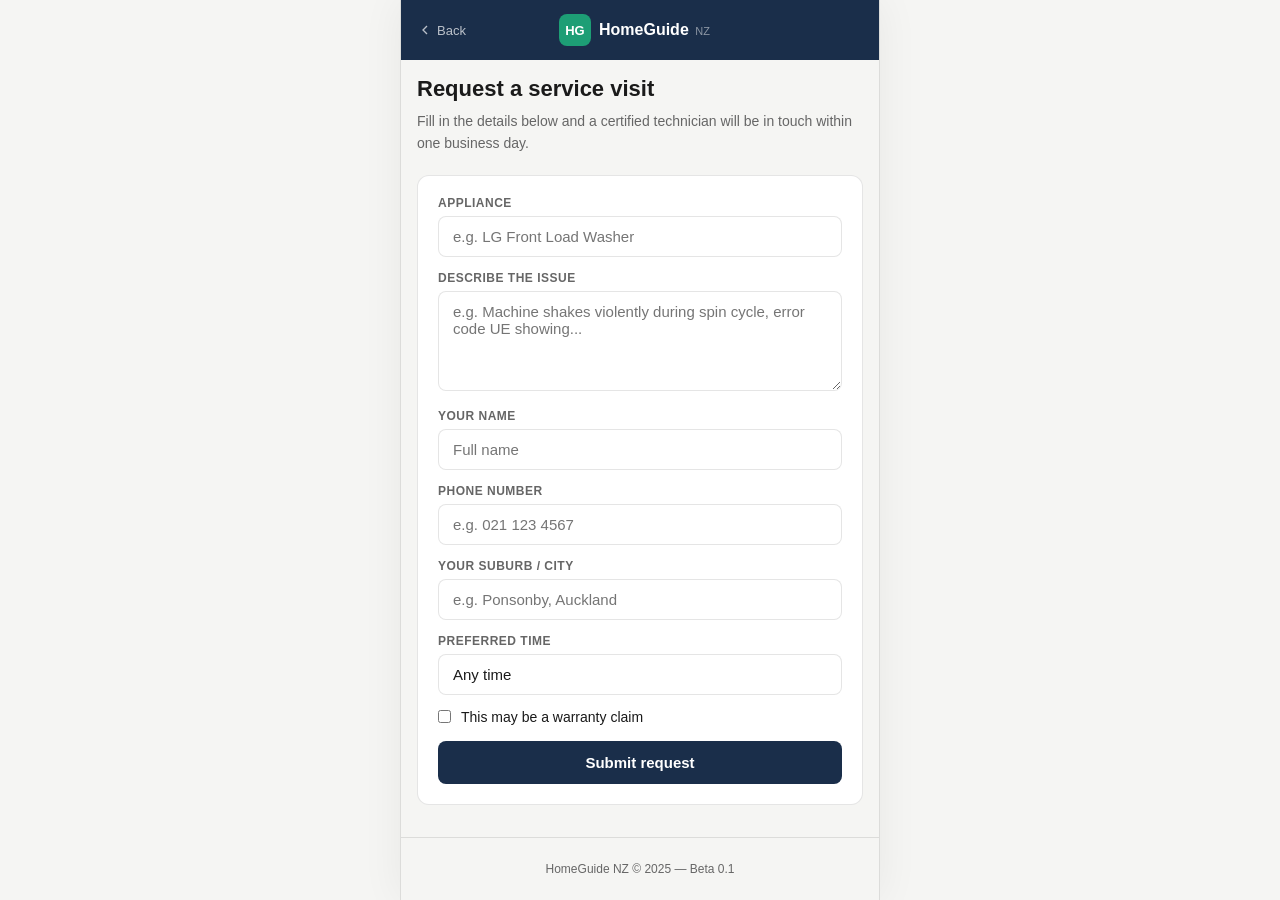
<file: pages/service.html>
<!DOCTYPE html>
<html lang="en">
<head>
<meta charset="UTF-8">
<meta name="viewport" content="width=device-width, initial-scale=1.0">
<title>Request Service — HomeGuide NZ</title>
<link rel="stylesheet" href="../css/style.css">
</head>
<body>

<div class="app-shell">

  <header class="app-header">
    <div class="header-inner">
      <a href="javascript:history.back()" class="back-link">
        <svg width="16" height="16" viewBox="0 0 24 24" fill="none" stroke="currentColor" stroke-width="2"><polyline points="15 18 9 12 15 6"/></svg>
        Back
      </a>
      <div class="logo">
        <div class="logo-mark">HG</div>
        <div class="logo-text">
          <span class="logo-name">HomeGuide</span>
          <span class="logo-nz">NZ</span>
        </div>
      </div>
      <div style="width:60px"></div>
    </div>
  </header>

  <main class="page-main">

    <div class="service-hero">
      <h1 class="page-title">Request a service visit</h1>
      <p class="page-sub">Fill in the details below and a certified technician will be in touch within one business day.</p>
    </div>

    <div class="form-card" id="service-form-wrap">
      <form id="service-form" onsubmit="submitService(event)">

        <div class="input-group">
          <label class="input-label">Appliance</label>
          <input type="text" class="input-field" id="svc-appliance" placeholder="e.g. LG Front Load Washer" />
        </div>

        <div class="input-group">
          <label class="input-label">Describe the issue</label>
          <textarea class="input-field textarea-field" id="svc-issue" placeholder="e.g. Machine shakes violently during spin cycle, error code UE showing..." rows="4"></textarea>
        </div>

        <div class="input-group">
          <label class="input-label">Your name</label>
          <input type="text" class="input-field" id="svc-name" placeholder="Full name" />
        </div>

        <div class="input-group">
          <label class="input-label">Phone number</label>
          <input type="tel" class="input-field" id="svc-phone" placeholder="e.g. 021 123 4567" />
        </div>

        <div class="input-group">
          <label class="input-label">Your suburb / city</label>
          <input type="text" class="input-field" id="svc-location" placeholder="e.g. Ponsonby, Auckland" />
        </div>

        <div class="input-group">
          <label class="input-label">Preferred time</label>
          <select class="input-field" id="svc-time">
            <option>Any time</option>
            <option>Morning (8am – 12pm)</option>
            <option>Afternoon (12pm – 5pm)</option>
            <option>Weekend only</option>
          </select>
        </div>

        <div class="checkbox-group">
          <input type="checkbox" id="svc-warranty-claim" />
          <label for="svc-warranty-claim" class="check-label">This may be a warranty claim</label>
        </div>

        <button type="submit" class="btn-primary" style="width:100%;margin-top:1rem">Submit request</button>

      </form>

      <div class="success-msg hidden" id="service-success">
        <div class="success-icon">✓</div>
        <h2 class="success-title">Request received!</h2>
        <p class="success-body">A certified technician will contact you within one business day. Your reference number is <strong id="ref-number"></strong>.</p>
        <a href="appliances.html" class="btn-secondary" style="text-decoration:none;display:inline-block;margin-top:1rem">Back to my appliances</a>
      </div>
    </div>

  </main>

  <footer class="app-footer">
    <p>HomeGuide NZ &copy; 2025 &mdash; Beta 0.1</p>
  </footer>

</div>

<script src="../js/data.js"></script>
<script>
function submitService(e) {
  e.preventDefault();
  var ref = 'SVC-' + Date.now().toString(36).toUpperCase();
  document.getElementById('ref-number').textContent = ref;
  document.getElementById('service-form').classList.add('hidden');
  document.getElementById('service-success').classList.remove('hidden');
}
</script>

</body>
</html>
</file>
<file: css/style.css>
/* HomeGuide NZ — Global Stylesheet v2 */

:root {
  --navy: #1a2e4a;
  --navy-light: #243d61;
  --navy-pale: #e8edf4;
  --green: #1D9E75;
  --green-pale: #EAF3DE;
  --green-text: #3B6D11;
  --amber: #BA7517;
  --amber-pale: #FAEEDA;
  --red: #A32D2D;
  --red-pale: #FCEBEB;
  --border: rgba(0,0,0,0.1);
  --shadow: 0 1px 4px rgba(0,0,0,0.08);
  --radius: 12px;
  --radius-sm: 8px;
  --font: -apple-system, BlinkMacSystemFont, 'Segoe UI', sans-serif;
  --text: #1a1a1a;
  --text-muted: #666;
  --bg: #f5f5f3;
  --surface: #ffffff;
}

* { box-sizing: border-box; margin: 0; padding: 0; }
html { font-size: 16px; }
body { font-family: var(--font); background: var(--bg); color: var(--text); min-height: 100vh; }
.hidden { display: none !important; }
.app-shell { max-width: 480px; margin: 0 auto; min-height: 100vh; background: var(--bg); display: flex; flex-direction: column; }

/* Header */
.app-header { background: var(--navy); position: sticky; top: 0; z-index: 100; }
.header-inner { display: flex; align-items: center; justify-content: space-between; padding: 14px 16px; }
.logo { display: flex; align-items: center; gap: 8px; }
.logo-mark { width: 32px; height: 32px; background: var(--green); border-radius: 8px; display: flex; align-items: center; justify-content: center; font-weight: 700; font-size: 13px; color: white; }
.logo-name { font-size: 16px; font-weight: 600; color: white; }
.logo-nz { font-size: 11px; color: rgba(255,255,255,0.5); margin-left: 2px; }
.header-tag { font-size: 11px; color: rgba(255,255,255,0.5); }
.back-link { display: flex; align-items: center; gap: 4px; color: rgba(255,255,255,0.7); text-decoration: none; font-size: 13px; }

/* Hero */
.hero { background: var(--navy); padding: 0 16px 32px; }
.hero-title { font-size: 26px; font-weight: 700; color: white; line-height: 1.25; margin-bottom: 12px; }
.hero-sub { font-size: 14px; color: rgba(255,255,255,0.7); line-height: 1.65; }

/* Lookup card */
.lookup-wrap { padding: 0 16px; margin-top: -20px; flex: 1; }
.lookup-card { background: var(--surface); border-radius: var(--radius); box-shadow: var(--shadow); border: 1px solid var(--border); overflow: hidden; }
.lookup-tabs { display: flex; border-bottom: 1px solid var(--border); }
.ltab { flex: 1; display: flex; align-items: center; justify-content: center; gap: 6px; padding: 14px 8px; font-size: 13px; font-weight: 500; color: var(--text-muted); background: none; border: none; cursor: pointer; border-bottom: 2px solid transparent; }
.ltab.active { color: var(--navy); border-bottom-color: var(--navy); }
.tab-panel { padding: 20px 20px 24px; }
.tab-hint { font-size: 13px; color: var(--text-muted); margin-bottom: 16px; line-height: 1.5; }

/* QR */
.qr-reader { width: 100%; max-height: 250px; border-radius: var(--radius-sm); overflow: hidden; background: #000; margin-bottom: 12px; display: none; }
.qr-result { margin-top: 12px; padding: 12px; background: var(--green-pale); border-radius: var(--radius-sm); font-size: 13px; color: var(--green-text); }

/* Inputs */
.input-group { margin-bottom: 14px; }
.input-label { display: block; font-size: 12px; font-weight: 600; color: var(--text-muted); margin-bottom: 6px; text-transform: uppercase; letter-spacing: 0.5px; }
.input-field { width: 100%; padding: 11px 14px; border: 1px solid var(--border); border-radius: var(--radius-sm); font-size: 15px; font-family: var(--font); color: var(--text); background: var(--surface); -webkit-appearance: none; }
.input-field:focus { outline: none; border-color: var(--navy); }
.textarea-field { resize: vertical; min-height: 100px; }

/* Buttons */
.btn-primary { display: block; width: 100%; padding: 13px 20px; background: var(--navy); color: white; border: none; border-radius: var(--radius-sm); font-size: 15px; font-weight: 600; cursor: pointer; text-align: center; }
.btn-secondary { display: inline-block; padding: 11px 20px; background: var(--surface); color: var(--navy); border: 1.5px solid var(--navy); border-radius: var(--radius-sm); font-size: 14px; font-weight: 600; cursor: pointer; }

/* Messages */
.error-msg { margin-top: 10px; padding: 10px 14px; background: var(--red-pale); border-radius: var(--radius-sm); font-size: 13px; color: var(--red); }
.demo-banner { display: flex; align-items: flex-start; gap: 10px; margin-top: 12px; margin-bottom: 8px; padding: 12px 14px; background: var(--amber-pale); border-radius: var(--radius-sm); }
.demo-icon { font-size: 15px; color: var(--amber); flex-shrink: 0; }
.demo-text { font-size: 12px; color: #5a4010; line-height: 1.5; }
.demo-text code { background: rgba(0,0,0,0.08); padding: 1px 5px; border-radius: 4px; font-family: monospace; }

/* How it works */
.how-section { padding: 32px 16px; }
.section-title { font-size: 14px; font-weight: 700; text-transform: uppercase; letter-spacing: 1px; color: var(--text-muted); margin-bottom: 16px; }
.steps-grid { display: grid; grid-template-columns: 1fr 1fr; gap: 10px; }
.step-card { background: var(--surface); border: 1px solid var(--border); border-radius: var(--radius); padding: 16px; }
.step-num { width: 28px; height: 28px; background: var(--navy); color: white; border-radius: 50%; display: flex; align-items: center; justify-content: center; font-size: 13px; font-weight: 700; margin-bottom: 10px; }
.step-label { font-size: 13px; font-weight: 600; color: var(--text); margin-bottom: 6px; }
.step-desc { font-size: 12px; color: var(--text-muted); line-height: 1.5; }

/* Warning strip */
.warning-strip { background: #fff8e6; border-top: 1px solid #f0d080; border-bottom: 1px solid #f0d080; }
.warning-inner { display: flex; align-items: flex-start; gap: 10px; padding: 14px 16px; max-width: 480px; margin: 0 auto; }
.warning-icon { font-size: 18px; flex-shrink: 0; }
.warning-text { font-size: 12px; color: #5a4010; line-height: 1.6; }

/* Pro install banner */
.pro-banner { background: #FFF3CD; border-bottom: 2px solid #F0AD4E; }
.pro-banner-inner { display: flex; align-items: flex-start; gap: 10px; padding: 14px 16px; }
.pro-icon { font-size: 20px; flex-shrink: 0; }
.pro-text { font-size: 13px; color: #5a3e00; line-height: 1.6; }
.pro-link { color: var(--navy); font-weight: 600; display: block; margin-top: 4px; }

/* Page main */
.page-main { padding: 16px; flex: 1; }

/* Purchase summary */
.purchase-summary { background: var(--surface); border: 1px solid var(--border); border-radius: var(--radius); padding: 16px; }
.ps-retailer { font-size: 13px; font-weight: 700; color: var(--navy); margin-bottom: 4px; }
.ps-invoice { font-size: 12px; color: var(--text-muted); }
.ps-date { font-size: 12px; color: var(--text-muted); margin-top: 2px; }

/* Appliance grid */
.appliance-grid { display: flex; flex-direction: column; gap: 10px; margin-top: 12px; }
.appliance-card { background: var(--surface); border: 1px solid var(--border); border-radius: var(--radius); padding: 16px; display: flex; align-items: center; gap: 14px; text-decoration: none; color: var(--text); cursor: pointer; }
.appliance-card:hover { border-color: var(--navy); }
.ac-icon { width: 56px; height: 56px; border-radius: 12px; background: var(--navy-pale); display: flex; align-items: center; justify-content: center; font-size: 24px; flex-shrink: 0; overflow: hidden; }
.ac-icon img { width: 100%; height: 100%; object-fit: contain; }
.ac-info { flex: 1; min-width: 0; }
.ac-name { font-size: 15px; font-weight: 600; color: var(--text); margin-bottom: 2px; }
.ac-model { font-size: 12px; color: var(--text-muted); }
.ac-badge { flex-shrink: 0; font-size: 11px; font-weight: 600; padding: 4px 10px; border-radius: 20px; }
.badge-active { background: var(--green-pale); color: var(--green-text); }
.badge-warning { background: var(--amber-pale); color: var(--amber); }
.badge-expired { background: var(--red-pale); color: var(--red); }
.badge-pro { background: #FFF3CD; color: #5a3e00; }
.ac-arrow { color: var(--text-muted); font-size: 18px; margin-left: 4px; }

/* Appliance hero */
.appliance-hero { display: flex; align-items: center; gap: 14px; padding: 16px; background: var(--surface); border: 1px solid var(--border); border-radius: var(--radius); margin-bottom: 16px; }
.ah-icon { font-size: 36px; width: 56px; height: 56px; display: flex; align-items: center; justify-content: center; background: var(--navy-pale); border-radius: 14px; flex-shrink: 0; overflow: hidden; }
.ah-icon img { width: 100%; height: 100%; object-fit: contain; }
.ah-name { font-size: 18px; font-weight: 700; color: var(--text); margin-bottom: 4px; }
.ah-model { font-size: 12px; color: var(--text-muted); margin-bottom: 2px; }
.ah-retailer { font-size: 12px; color: var(--text-muted); }

/* Warranty status */
.warranty-status { background: var(--surface); border: 1px solid var(--border); border-radius: var(--radius); padding: 14px 16px; margin-bottom: 16px; }
.ws-row { display: flex; justify-content: space-between; align-items: center; margin-bottom: 8px; }
.ws-label { font-size: 12px; color: var(--text-muted); }
.ws-value { font-size: 13px; font-weight: 600; color: var(--text); }
.ws-track { height: 6px; background: #eee; border-radius: 3px; overflow: hidden; }
.ws-fill { height: 100%; border-radius: 3px; }
.ws-fill-green { background: var(--green); }
.ws-fill-amber { background: var(--amber); }
.ws-fill-red { background: var(--red); }
.ws-expiry { display: flex; justify-content: space-between; margin-top: 6px; font-size: 11px; color: var(--text-muted); }

/* Guide tabs */
.guide-tab-bar { display: flex; gap: 6px; margin-bottom: 16px; overflow-x: auto; -webkit-overflow-scrolling: touch; }
.gtab { flex-shrink: 0; padding: 8px 14px; border: 1px solid var(--border); background: var(--surface); border-radius: 20px; font-size: 13px; font-weight: 500; color: var(--text-muted); cursor: pointer; white-space: nowrap; }
.gtab.active { background: var(--navy); color: white; border-color: var(--navy); }
.guide-panel { animation: fadeIn 0.2s ease; }
@keyframes fadeIn { from { opacity: 0; transform: translateY(6px); } to { opacity: 1; transform: translateY(0); } }

/* Video */
.video-embed-wrap { position: relative; width: 100%; padding-bottom: 56.25%; height: 0; overflow: hidden; border-radius: var(--radius); margin-bottom: 20px; background: #111; }
.video-embed-wrap iframe { position: absolute; top: 0; left: 0; width: 100%; height: 100%; border: none; }
.video-label { font-size: 12px; color: var(--text-muted); margin-top: -14px; margin-bottom: 16px; text-align: center; }

/* Guide steps */
.guide-steps { display: flex; flex-direction: column; gap: 14px; }
.gs-item { display: flex; gap: 12px; align-items: flex-start; }
.gs-num { width: 28px; height: 28px; border-radius: 50%; display: flex; align-items: center; justify-content: center; font-size: 12px; font-weight: 700; flex-shrink: 0; margin-top: 1px; }
.gs-num-normal { background: var(--navy); color: white; }
.gs-num-warn { background: #F0AD4E; color: white; }
.gs-num-danger { background: var(--red); color: white; }
.gs-text { font-size: 14px; color: var(--text); line-height: 1.6; flex: 1; }
.gs-note { margin-top: 6px; font-size: 12px; color: var(--text-muted); background: var(--bg); border-radius: 6px; padding: 8px 10px; line-height: 1.5; }

/* Troubleshoot */
.ts-item { background: var(--surface); border: 1px solid var(--border); border-radius: var(--radius); padding: 14px 16px; margin-bottom: 10px; }
.ts-symptom { font-size: 14px; font-weight: 700; color: var(--text); margin-bottom: 8px; }
.ts-fix { font-size: 13px; color: var(--text-muted); line-height: 1.6; }
.ts-fix li { margin-left: 16px; margin-bottom: 4px; }

/* Service CTA */
.service-cta { background: var(--navy-pale); border-radius: var(--radius); padding: 20px; margin-top: 20px; text-align: center; }
.cta-title { font-size: 16px; font-weight: 700; color: var(--navy); margin-bottom: 8px; }
.cta-desc { font-size: 13px; color: var(--text-muted); margin-bottom: 16px; line-height: 1.5; }

/* Warranty detail */
.warranty-detail-card { background: var(--surface); border: 1px solid var(--border); border-radius: var(--radius); padding: 16px; margin-bottom: 16px; }
.wdc-row { display: flex; justify-content: space-between; padding: 8px 0; border-bottom: 1px solid var(--border); font-size: 14px; }
.wdc-row:last-child { border-bottom: none; }
.wdc-label { color: var(--text-muted); }
.wdc-value { font-weight: 600; color: var(--text); }

/* Repair history */
.repair-history { background: var(--surface); border: 1px solid var(--border); border-radius: var(--radius); overflow: hidden; margin-bottom: 16px; }
.rh-header { padding: 12px 16px; background: var(--bg); border-bottom: 1px solid var(--border); font-size: 12px; font-weight: 700; text-transform: uppercase; letter-spacing: 0.5px; color: var(--text-muted); }
.rh-item { display: flex; align-items: flex-start; gap: 12px; padding: 12px 16px; border-bottom: 1px solid var(--border); }
.rh-dot { width: 8px; height: 8px; border-radius: 50%; background: var(--green); flex-shrink: 0; margin-top: 5px; }
.rh-desc { flex: 1; font-size: 13px; color: var(--text); }
.rh-date { font-size: 11px; color: var(--text-muted); margin-top: 2px; }
.rh-status { font-size: 11px; font-weight: 600; color: var(--green-text); }
.rh-empty { padding: 20px 16px; font-size: 13px; color: var(--text-muted); text-align: center; }

/* Installer */
.installer-section { margin-top: 24px; padding-top: 24px; border-top: 1px solid var(--border); }
.installer-note { font-size: 13px; color: var(--text-muted); margin-bottom: 14px; line-height: 1.5; }
.installer-card { background: var(--surface); border: 1px solid var(--border); border-radius: var(--radius); padding: 14px 16px; margin-bottom: 10px; display: flex; align-items: center; gap: 14px; }
.installer-icon { width: 40px; height: 40px; border-radius: 10px; background: var(--navy-pale); display: flex; align-items: center; justify-content: center; font-size: 20px; flex-shrink: 0; }
.installer-info { flex: 1; }
.installer-name { font-size: 14px; font-weight: 600; color: var(--text); }
.installer-type { font-size: 12px; color: var(--text-muted); }
.installer-cta { text-align: center; padding: 14px; font-size: 12px; color: var(--text-muted); }
.installer-cta a { color: var(--navy); font-weight: 600; }

/* Service form */
.service-hero { margin-bottom: 20px; }
.page-title { font-size: 22px; font-weight: 700; color: var(--text); margin-bottom: 8px; }
.page-sub { font-size: 14px; color: var(--text-muted); line-height: 1.6; }
.form-card { background: var(--surface); border: 1px solid var(--border); border-radius: var(--radius); padding: 20px; }
.checkbox-group { display: flex; align-items: center; gap: 10px; }
.check-label { font-size: 14px; color: var(--text); }
.success-msg { text-align: center; padding: 20px 0; }
.success-icon { width: 56px; height: 56px; background: var(--green-pale); border-radius: 50%; display: flex; align-items: center; justify-content: center; font-size: 24px; color: var(--green); margin: 0 auto 16px; }
.success-title { font-size: 20px; font-weight: 700; margin-bottom: 10px; }
.success-body { font-size: 14px; color: var(--text-muted); line-height: 1.6; }

/* Footer */
.app-footer { padding: 24px 16px; text-align: center; border-top: 1px solid var(--border); margin-top: auto; }
.app-footer p { font-size: 12px; color: var(--text-muted); }
.footer-sub { margin-top: 4px; }

@media (min-width: 520px) {
  .app-shell { border-left: 1px solid var(--border); border-right: 1px solid var(--border); box-shadow: 0 0 40px rgba(0,0,0,0.06); }
}
</file>
